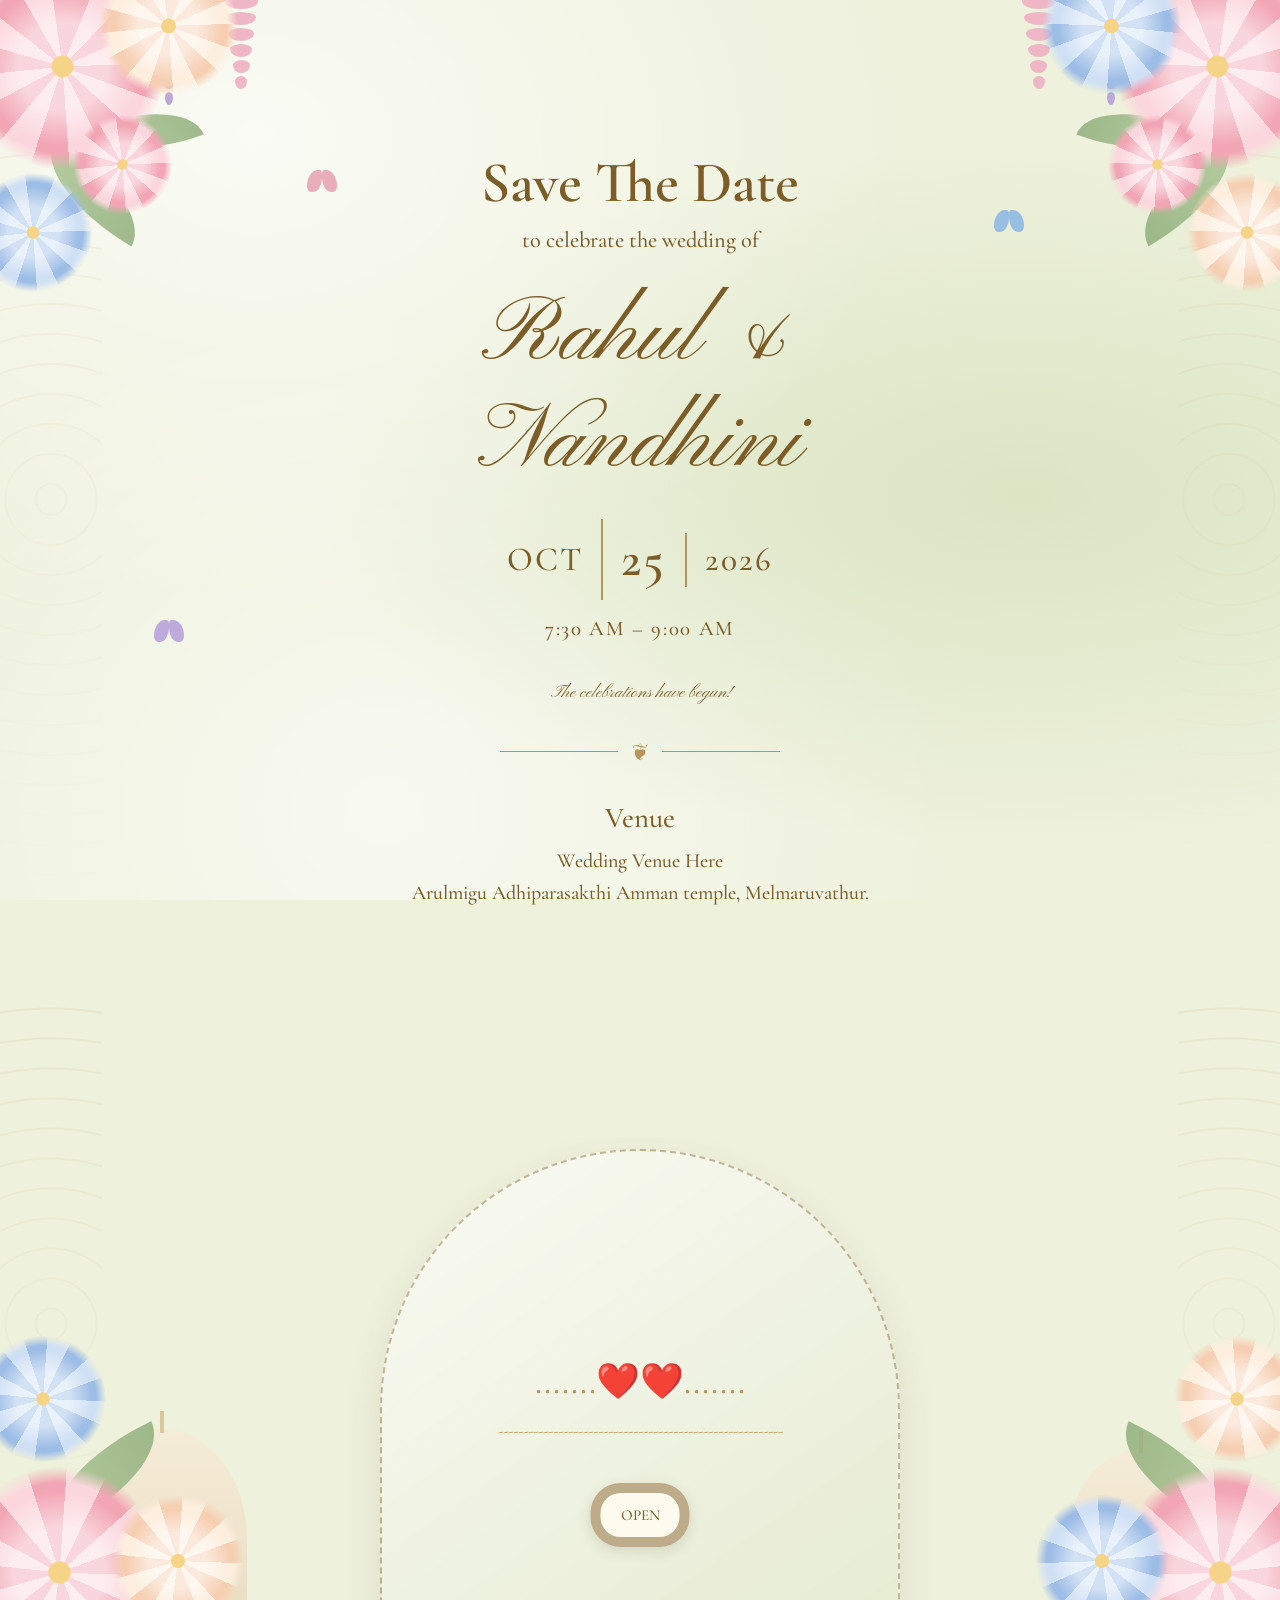
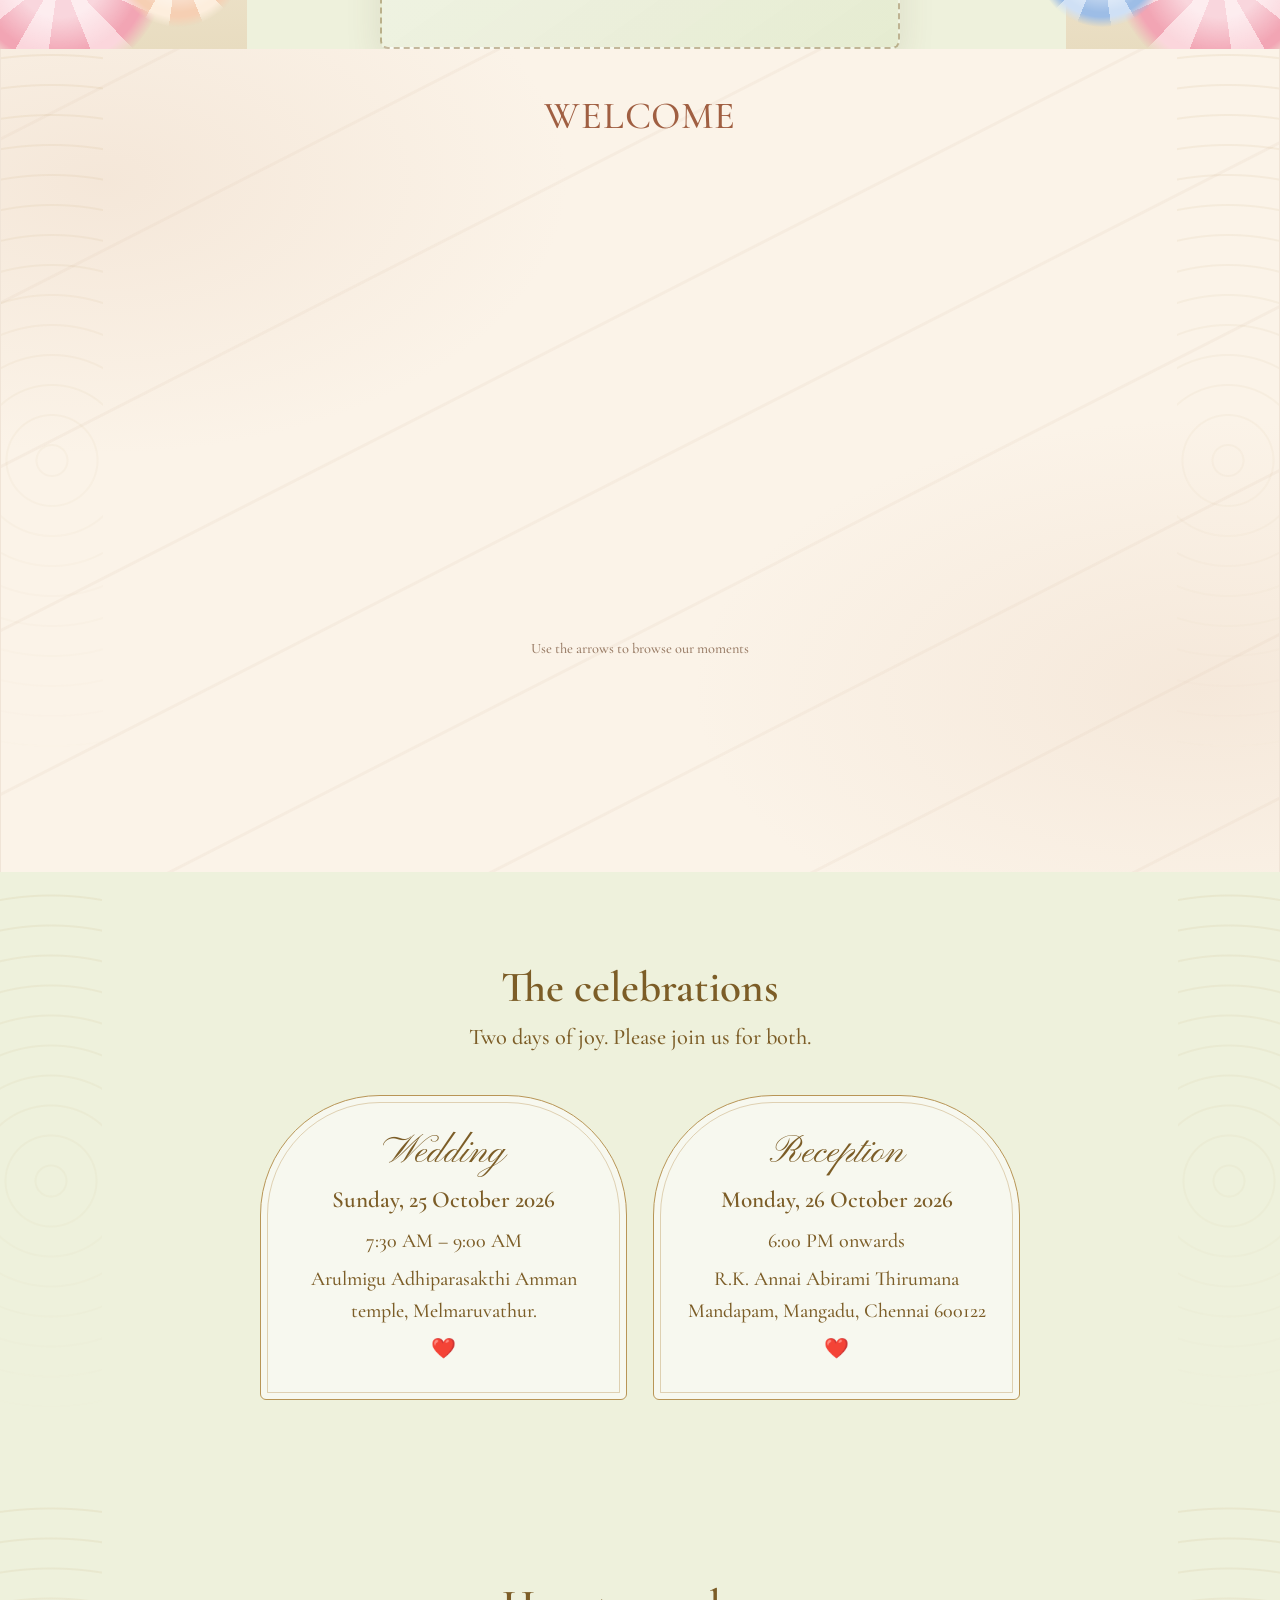
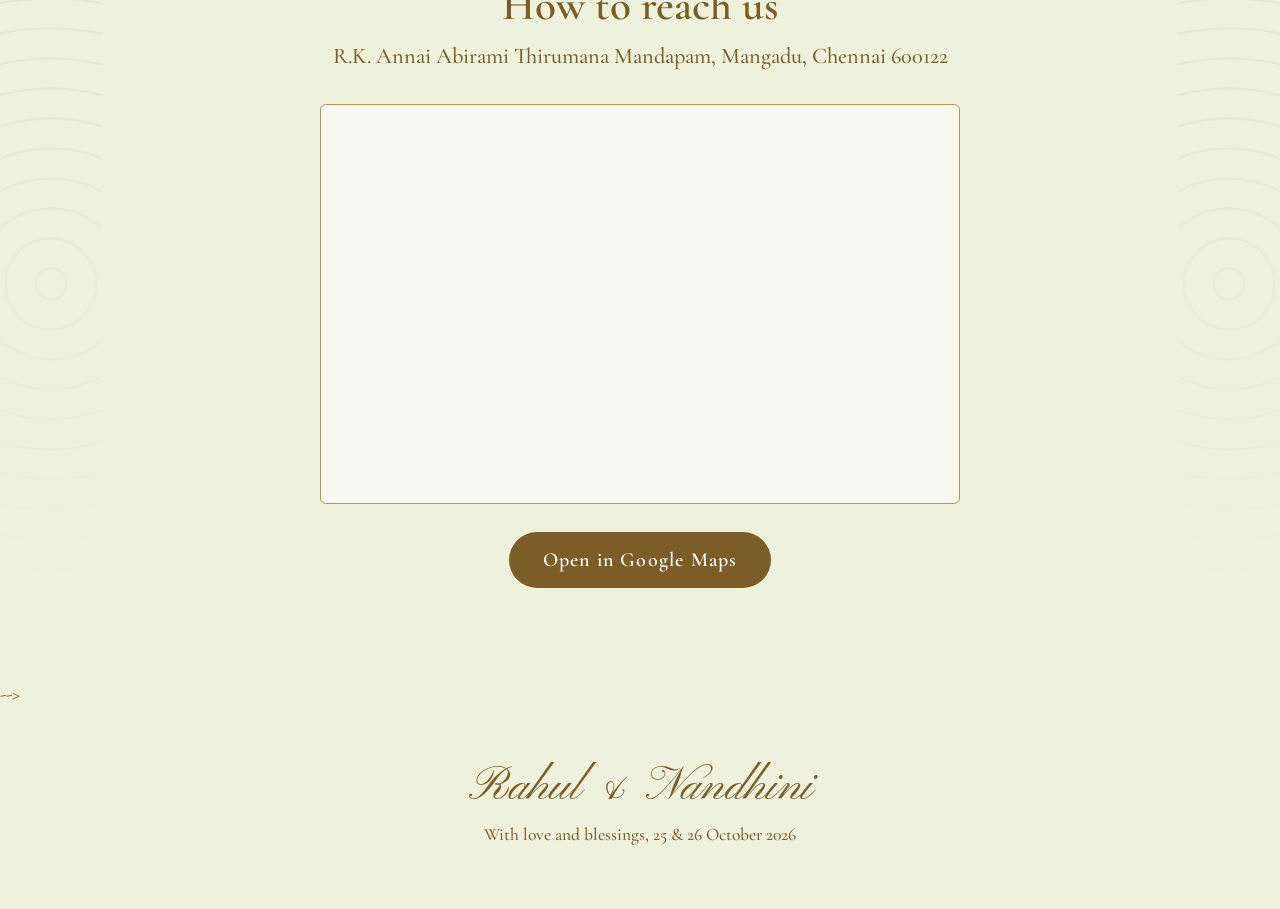
<file: index.html>
<!DOCTYPE html>
<html lang="en">
<head>
<meta charset="utf-8">
<meta name="viewport" content="width=device-width, initial-scale=1">
<title>Rahul &amp; Nandhini | Save the Date</title>
<link rel="preconnect" href="https://fonts.googleapis.com">
<link rel="preconnect" href="https://fonts.gstatic.com" crossorigin>
<link href="https://fonts.googleapis.com/css2?family=Cormorant+Garamond:wght@500;600&family=Pinyon+Script&display=swap" rel="stylesheet">
<style>
/* ===== Tokens: change these to re-theme ===== */
:root{
  --paper:#eef1dc;       /* sage marble paper */
  --paper-2:#e2e9cd;
  --gold:#7c5d27;        /* brown-gold text */
  --gold-soft:#b89556;
  --leaf:#8fae7a;
  --serif:"Cormorant Garamond",Georgia,"Times New Roman",serif;
  --script:"Pinyon Script","Brush Script MT",cursive;
}
*{box-sizing:border-box;margin:0;padding:0}
body{
  font-family:var(--serif);font-weight:500;font-size:1.25rem;color:var(--gold);line-height:1.6;
  background:
    radial-gradient(ellipse at 20% 15%,rgba(255,255,255,.7),transparent 45%),
    radial-gradient(ellipse at 80% 55%,rgba(214,226,190,.8),transparent 50%),
    radial-gradient(ellipse at 30% 90%,rgba(255,255,255,.6),transparent 45%),
    var(--paper);
  background-attachment:fixed;
}
a{color:inherit}
:focus-visible{outline:3px solid var(--gold-soft);outline-offset:3px}

/* ===== Sections ===== */
section{position:relative;overflow:hidden;padding:90px 24px;text-align:center}
.col{position:relative;z-index:2;max-width:560px;margin:0 auto}
/* faint carved side panels like the reference */
section::before,section::after{
  content:"";position:absolute;top:0;bottom:0;width:clamp(30px,8vw,110px);opacity:.5;
  background:repeating-radial-gradient(circle at 50% 50%,transparent 0 14px,rgba(184,149,86,.22) 15px 16px,transparent 17px 30px);
  -webkit-mask:linear-gradient(#000,transparent 90%);mask:linear-gradient(#000,transparent 90%);
}
section::before{left:0}
section::after{right:0}

/* ===== Hero ===== */
.hero{min-height:100vh;display:grid;align-items:center;padding-top:150px}
.hero .col{animation:fade 1.6s ease-out both}
.title{font-size:clamp(2.4rem,8vw,3.6rem);font-weight:600;line-height:1.15}
.small{font-size:clamp(1.1rem,3.4vw,1.4rem);margin-top:6px}
.names{font-family:var(--script);font-weight:400;font-size:clamp(3.4rem,13vw,5.8rem);line-height:1.15;margin:26px 0 22px}
.date{
  display:inline-flex;align-items:center;gap:18px;font-size:clamp(1.4rem,5vw,2.1rem);letter-spacing:.06em;
}
.date b{font-size:1.5em;font-weight:600}
.date span+span,.date b+span,.date span+b{border-left:2px solid var(--gold-soft);padding-left:18px}
.time{margin-top:12px;letter-spacing:.08em;font-size:clamp(1.05rem,3.4vw,1.3rem)}
.orn{display:flex;align-items:center;gap:14px;max-width:280px;margin:26px auto;color:var(--gold-soft);font-size:1.4rem}
.orn::before,.orn::after{content:"";flex:1;height:1px;background:var(--gold-soft)}
.venue-name{font-size:clamp(1.4rem,4.6vw,1.8rem);margin-bottom:4px}
h2{font-size:clamp(2rem,6vw,2.7rem);font-weight:600;line-height:1.2}

/* ===== Couple scene ===== */
.scene{min-height:650px;padding-bottom:0;display:flex;align-items:flex-end;justify-content:center}
.scene .col{max-width:560px;width:100%}
.couple-photo{position:relative;display:grid;place-items:center;width:min(82vw,520px);height:clamp(390px,48vw,500px);margin:0 auto;overflow:hidden;border:2px dashed rgba(124,93,39,.42);border-radius:260px 260px 8px 8px;background:linear-gradient(145deg,rgba(255,255,255,.68),rgba(226,233,205,.75));box-shadow:0 14px 36px rgba(89,72,39,.12)}
.couple-photo.has-image{border-style:solid;background:#e6dbc8}
.couple-photo img{display:block;width:100%;height:100%;object-fit:cover;color:var(--gold);font-size:1rem}
.couple-empty{padding:24px;text-align:center;color:var(--gold-soft)}
.couple-empty .photo-icon{display:block;font-size:2.2rem;margin-bottom:8px}
.couple-empty p{font-size:1.05rem}
.couple-upload{position:absolute;left:50%;bottom:100px;transform:translateX(-50%);z-index:4;padding:10px 20px;border:10px solid rgba(124,93,39,.5);border-radius:30px;background:rgba(255,250,239,.94);color:var(--gold);font:inherit;font-size:.95rem;white-space:nowrap;cursor:pointer;box-shadow:0 4px 14px rgba(65,49,22,.14)}
.couple-upload:hover{background:#fff}
.couple-upload:focus-within{outline:3px solid var(--gold-soft);outline-offset:3px}
.couple-upload input{position:absolute;width:1px;height:1px;overflow:hidden;clip:rect(0,0,0,0);white-space:nowrap;clip-path:inset(50%)}
.dome{position:absolute;bottom:0;z-index:1;background:linear-gradient(#f5ecd8,#e8dcc0);border-radius:50% 50% 0 0}
.dome.d1{left:6%;width:clamp(90px,20vw,170px);height:clamp(120px,26vw,220px)}
.dome.d2{right:5%;width:clamp(80px,18vw,150px);height:clamp(110px,24vw,200px)}
.dome::before{content:"";position:absolute;left:50%;top:-18px;width:4px;height:22px;background:#d9c79d;translate:-50% 0}

/* ===== Events ===== */
.cards{display:grid;grid-template-columns:repeat(auto-fit,minmax(240px,1fr));gap:26px;margin-top:40px}
.card{
  background:rgba(255,255,255,.55);padding:34px 22px;
  border:1px solid var(--gold-soft);outline:1px solid rgba(184,149,86,.4);outline-offset:-8px;
  border-radius:120px 120px 6px 6px;
}
.card h3{font-family:var(--script);font-weight:400;font-size:2.4rem;line-height:1.2}
.card p{margin-top:6px}
.card .big{font-size:1.45rem;font-weight:600}

/* ===== Map ===== */
.map{margin:30px auto 0;max-width:640px;aspect-ratio:16/10;border:1px solid var(--gold-soft);padding:8px;background:rgba(255,255,255,.6);border-radius:6px}
.map iframe{width:100%;height:100%;border:0;display:block}
.btn{
  display:inline-block;margin-top:28px;padding:12px 34px;text-decoration:none;font-weight:600;letter-spacing:.06em;
  color:#fff;background:var(--gold);border-radius:40px;transition:background .2s;
}
.btn:hover{background:#5f4519}
footer{text-align:center;padding:50px 24px 60px;font-size:1.1rem}
footer .names{font-size:3rem;margin:0 0 6px}

/* ===== Hand-built florals (CSS only) ===== */
.corner{position:absolute;width:clamp(170px,38vw,330px);height:clamp(190px,42vw,360px);z-index:1;pointer-events:none}
.corner.tl{top:0;left:0}
.corner.tr{top:0;right:0;scale:-1 1}
.corner.bl{bottom:0;left:0;scale:1 -1}
.corner.br{bottom:0;right:0;scale:-1 -1}
.b{
  position:absolute;left:var(--x);top:var(--y);width:var(--s);aspect-ratio:1;border-radius:50%;
  background:
    radial-gradient(circle,#f5d487 0 7%,transparent 8%),
    radial-gradient(circle,rgba(255,255,255,.55) 0 30%,transparent 55%),
    repeating-conic-gradient(var(--p1) 0 22deg,var(--p2) 22deg 44deg);
  -webkit-mask:radial-gradient(circle,#000 60%,transparent 71%);mask:radial-gradient(circle,#000 60%,transparent 71%);
}
.pink{--p1:#f2a5b4;--p2:#fbd6dc}
.blue{--p1:#9dbde6;--p2:#cfe0f5}
.peach{--p1:#f6cfb3;--p2:#fdeedd}
.l{position:absolute;left:var(--x);top:var(--y);width:var(--s);height:calc(var(--s)*.45);rotate:var(--r);
  background:linear-gradient(90deg,#a9c492,var(--leaf));border-radius:0 100% 0 100%;opacity:.85}
.w{position:absolute;left:var(--x);top:var(--y);display:flex;flex-direction:column;align-items:center;gap:3px}
.w i{display:block;height:13px;border-radius:50% 50% 50% 50%/40% 40% 60% 60%;background:var(--wc,#bba9dc);width:var(--ww)}
.w i:nth-child(1){--ww:34px}.w i:nth-child(2){--ww:30px}.w i:nth-child(3){--ww:26px}
.w i:nth-child(4){--ww:22px}.w i:nth-child(5){--ww:17px}.w i:nth-child(6){--ww:12px}.w i:nth-child(7){--ww:8px}
.w.rose{--wc:#efb6c6}

/* butterflies */
.bf{position:absolute;z-index:3;width:30px;height:24px;pointer-events:none;animation:float 7s ease-in-out infinite alternate}
.bf::before,.bf::after{content:"";position:absolute;top:0;width:15px;height:22px;background:var(--bc,#e7a3b3);opacity:.9;
  border-radius:80% 20% 70% 30%;transform-origin:100% 50%;animation:flap .9s ease-in-out infinite alternate}
.bf::before{left:0}
.bf::after{right:0;border-radius:20% 80% 30% 70%;transform-origin:0 50%}
.bf.blu{--bc:#8fb8e4}.bf.lav{--bc:#b9a2dd}

/* ===== Warm botanical 3D photo carousel ===== */
.gallery{
  --gallery-ink:#76513c;--gallery-cream:#fbf3e8;--gallery-line:#ead9c8;
  max-width:1350px;margin:0 auto;min-height:760px;padding:44px 3vw 58px;
  color:var(--gallery-ink);background:
    radial-gradient(ellipse at 8% 16%,rgba(228,200,177,.28),transparent 28%),
    radial-gradient(ellipse at 94% 78%,rgba(228,200,177,.25),transparent 30%),
    repeating-linear-gradient(153deg,transparent 0 78px,rgba(189,151,119,.08) 79px 81px,transparent 82px 146px),
    var(--gallery-cream);
  border-inline:1px solid #f0e4d7;overflow:hidden
}
.gallery h2{font-size:clamp(1.9rem,3vw,2.55rem);font-weight:500;letter-spacing:.025em;color:#a05f42}
.gallery .small{color:#8e725f}
.stage{position:relative;perspective:1400px;height:clamp(390px,54vw,650px);max-width:1120px;margin:24px auto 0;display:grid;place-items:center;isolation:isolate}
.ring{position:relative;width:clamp(210px,40vw,540px);height:min(100%,680px);transform-style:preserve-3d}
.ph{position:absolute;inset:2;margin:0;overflow:hidden;
  border-radius:25px;background:#ead8c8;border:1px solid rgba(255,255,255,.95);box-shadow:0 24px 48px rgba(88,61,43,.2),0 5px 12px rgba(88,61,43,.12);transition:transform .75s cubic-bezier(.2,.75,.2,1),opacity .75s,filter .75s;backface-visibility:hidden}
.ph img{display:block;width:100%;height:100%;object-fit:cover;color:var(--gallery-ink);font-size:.8rem}
.ph::after{content:"";position:absolute;inset:0;pointer-events:none;background:linear-gradient(180deg,rgba(50,34,25,.04),transparent 28%,transparent 72%,rgba(50,34,25,.1))}
.ph.pos-0{z-index:5;opacity:1;filter:none;transform:translateX(0) rotateY(0) scale(1)}
.ph.pos-1{z-index:4;opacity:.88;filter:saturate(.82);transform:translateX(74%) rotateY(-27deg) scale(.88)}
.ph.pos-n1{z-index:4;opacity:.88;filter:saturate(.82);transform:translateX(-74%) rotateY(27deg) scale(.88)}
.ph.pos-2{z-index:2;opacity:.42;filter:saturate(.7);transform:translateX(132%) rotateY(-38deg) scale(.76)}
.ph.pos-n2{z-index:2;opacity:.42;filter:saturate(.7);transform:translateX(-132%) rotateY(38deg) scale(.76)}
.ph.pos-hidden{z-index:0;opacity:0;pointer-events:none;transform:scale(.7)}
.gallery-arrow{position:absolute;z-index:8;top:50%;display:grid;place-items:center;width:48px;height:48px;border:0;border-radius:50%;background:#76513c;color:#fff4e9;font:inherit;font-size:1.6rem;line-height:1;cursor:pointer;box-shadow:0 5px 14px rgba(68,45,31,.22);transition:transform .2s,background .2s}
.gallery-arrow:hover{background:#a05f42;transform:scale(1.07)}
.gallery-arrow:focus-visible{outline:3px solid #c8956e;outline-offset:4px}
.gallery-arrow.prev{left:max(8px,calc(50% - 440px))}.gallery-arrow.next{right:max(8px,calc(50% - 440px))}
.gallery .hint{margin-top:12px;color:#987b65;font-size:.9rem}
@media(max-width:620px){.gallery{min-height:580px;padding:42px 12px}.stage{height:400px}.ring{width:min(64vw,300px)}.ph{border-radius:19px}.ph.pos-1{transform:translateX(55%) rotateY(-27deg) scale(.82)}.ph.pos-n1{transform:translateX(-55%) rotateY(27deg) scale(.82)}.ph.pos-2{transform:translateX(82%) rotateY(-36deg) scale(.7)}.ph.pos-n2{transform:translateX(-82%) rotateY(36deg) scale(.7)}.gallery-arrow{width:40px;height:40px;font-size:1.35rem}.gallery-arrow.prev{left:5px}.gallery-arrow.next{right:5px}}
@media(prefers-reduced-motion:reduce){.ph,.gallery-arrow{transition:none}}

/* ===== Countdown ===== */
.count{margin-top:34px}
.count p{font-size:1.1rem;margin-bottom:12px}
.units{display:flex;justify-content:center;gap:clamp(8px,3vw,18px)}
.unit{
  width:clamp(62px,19vw,90px);aspect-ratio:1;display:grid;place-content:center;
  background:rgba(255,255,255,.6);border:1px solid var(--gold-soft);outline:1px solid rgba(184,149,86,.4);outline-offset:-5px;border-radius:50%;
}
.unit b{font-size:clamp(1.5rem,6vw,2.2rem);font-weight:600;line-height:1;font-variant-numeric:tabular-nums}
.unit span{font-size:.8rem;letter-spacing:.05em;margin-top:4px}
.done{font-family:var(--script);font-size:2.2rem;font-weight:400}

@keyframes fade{from{opacity:0;translate:0 22px}to{opacity:1;translate:0 0}}
@keyframes flap{to{transform:scaleX(.35)}}
@keyframes float{to{translate:26px -34px;rotate:14deg}}
@media (prefers-reduced-motion:reduce){.hero .col,.bf,.bf::before,.bf::after{animation:none}}
@media (max-width:520px){section{padding:70px 18px}.hero{padding-top:130px}}
</style>
</head>
<body>

<!-- ============ HERO ============ -->
<section class="hero">
  <!-- top-left florals -->
  <div class="corner tl" aria-hidden="true">
    <i class="w" style="--x:46%;--y:-4px"><i></i><i></i><i></i><i></i><i></i><i></i><i></i></i>
    <i class="w rose" style="--x:68%;--y:-4px"><i></i><i></i><i></i><i></i><i></i><i></i></i>
    <i class="l" style="--x:10%;--y:46%;--s:120px;--r:30deg"></i>
    <i class="l" style="--x:30%;--y:30%;--s:100px;--r:-20deg"></i>
    <i class="b pink"  style="--x:-12%;--y:-10%;--s:62%"></i>
    <i class="b peach" style="--x:30%;--y:-12%;--s:42%"></i>
    <i class="b blue"  style="--x:-8%;--y:48%;--s:36%"></i>
    <i class="b pink"  style="--x:22%;--y:32%;--s:30%"></i>
  </div>
  <!-- top-right florals (mirrored) -->
  <div class="corner tr" aria-hidden="true">
    <i class="w" style="--x:46%;--y:-4px"><i></i><i></i><i></i><i></i><i></i><i></i><i></i></i>
    <i class="w rose" style="--x:68%;--y:-4px"><i></i><i></i><i></i><i></i><i></i><i></i></i>
    <i class="l" style="--x:10%;--y:46%;--s:120px;--r:30deg"></i>
    <i class="l" style="--x:30%;--y:30%;--s:100px;--r:-20deg"></i>
    <i class="b pink"  style="--x:-12%;--y:-10%;--s:62%"></i>
    <i class="b blue"  style="--x:30%;--y:-12%;--s:42%"></i>
    <i class="b peach" style="--x:-8%;--y:48%;--s:36%"></i>
    <i class="b pink"  style="--x:22%;--y:32%;--s:30%"></i>
  </div>

  <i class="bf" style="top:17%;left:24%" aria-hidden="true"></i>
  <i class="bf blu" style="top:21%;right:20%;animation-delay:-3s" aria-hidden="true"></i>
  <i class="bf lav" style="top:62%;left:12%;animation-delay:-5s" aria-hidden="true"></i>

  <div class="col">
    <h1 class="title">Save The Date</h1>
    <p class="small">to celebrate the wedding of</p>
    <p class="names">Rahul  &amp; Nandhini</p>
    <p class="date"><span>OCT</span><b>25</b><span>2026</span></p>
    <p class="time">7:30 AM &ndash; 9:00 AM</p>

    <div class="count" id="count">
      <p id="count-label">Counting down to our big day</p>
      <div class="units" role="timer">
        <div class="unit"><b id="cd-d">--</b><span>Days</span></div>
        <div class="unit"><b id="cd-h">--</b><span>Hours</span></div>
        <div class="unit"><b id="cd-m">--</b><span>Minutes</span></div>
        <div class="unit"><b id="cd-s">--</b><span>Seconds</span></div>
      </div>
    </div>

    <div class="orn" aria-hidden="true">&#10086;</div>
    <p class="venue-name">Venue</p>
    <p>Wedding Venue Here</p>
    <p>Arulmigu Adhiparasakthi Amman temple, Melmaruvathur. </p>
  </div>
</section>

<!-- ============ COUPLE SCENE ============ -->
<section class="scene">
  <div class="dome d1" aria-hidden="true"></div>
  <div class="dome d2" aria-hidden="true"></div>
  <div class="corner bl" aria-hidden="true">
    <i class="l" style="--x:12%;--y:40%;--s:130px;--r:25deg"></i>
    <i class="b pink"  style="--x:-14%;--y:-8%;--s:64%"></i>
    <i class="b peach" style="--x:34%;--y:6%;--s:40%"></i>
    <i class="b blue"  style="--x:-6%;--y:52%;--s:38%"></i>
  </div>
  <div class="corner br" aria-hidden="true">
    <i class="l" style="--x:12%;--y:40%;--s:130px;--r:25deg"></i>
    <i class="b pink"  style="--x:-14%;--y:-8%;--s:64%"></i>
    <i class="b blue"  style="--x:34%;--y:6%;--s:40%"></i>
    <i class="b peach" style="--x:-6%;--y:52%;--s:38%"></i>
  </div>
  <div class="col">
    <div class="couple-photo" id="couple-photo">
      <div class="couple-empty" id="couple-empty">
        <span class="photo-icon" aria-hidden="true">.......❤️❤️.......</span>
        <p>---------------------------------------------------------</p>
      </div>
      <label class="couple-upload" onclick="alert('Thanks For The Inspect!')">
        OPEN
      </label>
    </div>
  </div>
</section>

<!-- ============ PHOTOS (3D botanical carousel) ============ -->
<section class="gallery" aria-label="Photo gallery">
  <div class="col" style="max-width:1120px">
    <h2>WELCOME</h2>
    <div class="stage">
      <!-- <button class="gallery-arrow prev" type="button" aria-label="Previous photo">&#8249;</button> -->
      <div class="ring" aria-live="polite">
        <figure class="ph" style="--i:0"><img src="image/Romantic South Indian Wedding Portrait.png" alt="Rahul and Nandhini, photo 1"></figure>
        <!-- <figure class="ph" style="--i:1"><img src="image/wp2054948.jpg" alt="Rahul and Nandhini, photo 2"></figure>
        <figure class="ph" style="--i:2"><img src="image/wp2054948.jpg" alt="Rahul and Nandhini, photo 3"></figure>
        <figure class="ph" style="--i:3"><img src="image/wp2054948.jpg" alt="Rahul and Nandhini, photo 4"></figure>
        <figure class="ph" style="--i:4"><img src="image/wp2054948.jpg" alt="Rahul and Nandhini, photo 5"></figure>
        <figure class="ph" style="--i:5"><img src="image/wp2054948.jpg" alt="Rahul and Nandhini, photo 6"></figure>
      </div>
      <button class="gallery-arrow next" type="button" aria-label="Next photo">&#8250;</button> -->
    </div>
    <p class="hint">Use the arrows to browse our moments</p>
  </div>
</section>

<!-- ============ EVENTS ============ -->
<section>
  <div class="col" style="max-width:760px">
    <h2>The celebrations</h2>
    <p class="small">Two days of joy. Please join us for both.</p>
    <div class="cards">
      <article class="card">
        <h3>Wedding</h3>
        <p class="big">Sunday, 25 October 2026</p>
        <p>7:30 AM &ndash; 9:00 AM</p>
        <p>Arulmigu Adhiparasakthi Amman temple, Melmaruvathur.</p>
        <p>❤️</p>
      </article>
      <article class="card">
        <h3>Reception</h3>
        <p class="big">Monday, 26 October 2026</p>
        <p>6:00 PM onwards</p>
        <p>R.K. Annai Abirami Thirumana Mandapam, Mangadu, Chennai 600122</p>
        <p>❤️</p>
      </article>
    </div>
  </div>
</section>

<!-- ============ MAP ============ -->
<section>
  <div class="col" style="max-width:720px">
    <h2>How to reach us</h2>
    <p class="small">R.K. Annai Abirami Thirumana Mandapam, Mangadu, Chennai 600122</p>
    <div class="map">
      <iframe title="Map of R.K. Annai Abirami Thirumana Mandapam, Mangadu" loading="lazy"
        src="https://www.google.com/maps?q=R.K.+Annai+Abirami+Thirumana+Mandapam,+Mangadu,+Chennai&amp;output=embed"></iframe>
    </div>
    <a class="btn" target="_blank" rel="noopener"
       href="https://www.google.com/maps/search/?api=1&amp;query=R.K.+Annai+Abirami+Thirumana+Mandapam+Mangadu+Chennai">Open in Google Maps</a>
  </div>
</section>

 <!-- RSV============P ============
 <section>
  <div cl<!--ass="col">
    <h2>Will you be there?</h2>
    <p class="small">Let us know, so we can welcome you with open arms.</p>
    Replace 91XXXXXXXXXX with the family's WhatsApp number
    <a class="btn" target="_blank" rel="noopener"
       href="https://wa.me/91XXXXXXXXXX?text=Hi%2C%20we%20will%20attend%20the%20wedding%20of%20Rahul%20and%20Nandhini.">Reply on WhatsApp</a>
  </div>
</section> --> -->

<footer>
  <p class="names">Rahul &amp; Nandhini</p>
  <p>With love and blessings, 25 &amp; 26 October 2026</p>
</footer>

<script>
/* Let the visitor choose a local couple photo and preview it in this page. */
(function () {
  var picker = document.getElementById('couple-file');
  var frame = document.getElementById('couple-photo');
  var empty = document.getElementById('couple-empty');
  picker.addEventListener('change', function () {
    var file = picker.files && picker.files[0];
    if (!file || !file.type.startsWith('image/')) return;
    var oldImage = frame.querySelector('img');
    if (oldImage) oldImage.remove();
    var image = document.createElement('img');
    image.src = URL.createObjectURL(file);
    image.alt = 'Selected couple photo';
    frame.insertBefore(image, frame.querySelector('.couple-upload'));
    empty.hidden = true;
    frame.classList.add('has-image');
  });
})();
</script>

<script>
/* 3D photo carousel */
(function () {
  var ring = document.querySelector('.gallery .ring');
  var cards = Array.from(ring.querySelectorAll('.ph'));
  var current = 0;
  function render() {
    cards.forEach(function (card, index) {
      var offset = (index - current + cards.length) % cards.length;
      if (offset > cards.length / 2) offset -= cards.length;
      var position = Math.abs(offset) > 2 ? 'hidden' : String(offset).replace('-', 'n');
      card.className = 'ph pos-' + position;
      card.setAttribute('aria-hidden', offset === 0 ? 'false' : 'true');
    });
  }
  document.querySelector('.gallery-arrow.prev').addEventListener('click', function () {
    current = (current - 1 + cards.length) % cards.length; render();
  });
  document.querySelector('.gallery-arrow.next').addEventListener('click', function () {
    current = (current + 1) % cards.length; render();
  });
  render();
})();
</script>

<script>
/* Wedding start time: 25 Oct 2026, 7:30 AM IST. Change the date here to re-target. */
(function () {
  var target = new Date("2026-10-25T07:30:00+05:30").getTime();
  var el = {
    d: document.getElementById("cd-d"), h: document.getElementById("cd-h"),
    m: document.getElementById("cd-m"), s: document.getElementById("cd-s")
  };
  var box = document.getElementById("count");
  function pad(n) { return n < 10 ? "0" + n : String(n); }
  function tick() {
    var diff = target - Date.now();
    if (diff <= 0) {
      box.innerHTML = '<p class="done">The celebrations have begun!</p>';
      return;
    }
    var s = Math.floor(diff / 1000);
    el.d.textContent = Math.floor(s / 86400);
    el.h.textContent = pad(Math.floor(s % 86400 / 3600));
    el.m.textContent = pad(Math.floor(s % 3600 / 60));
    el.s.textContent = pad(s % 60);
    setTimeout(tick, 1000);
  }
  tick();
})();
</script>

</body>
</html>
</file>
